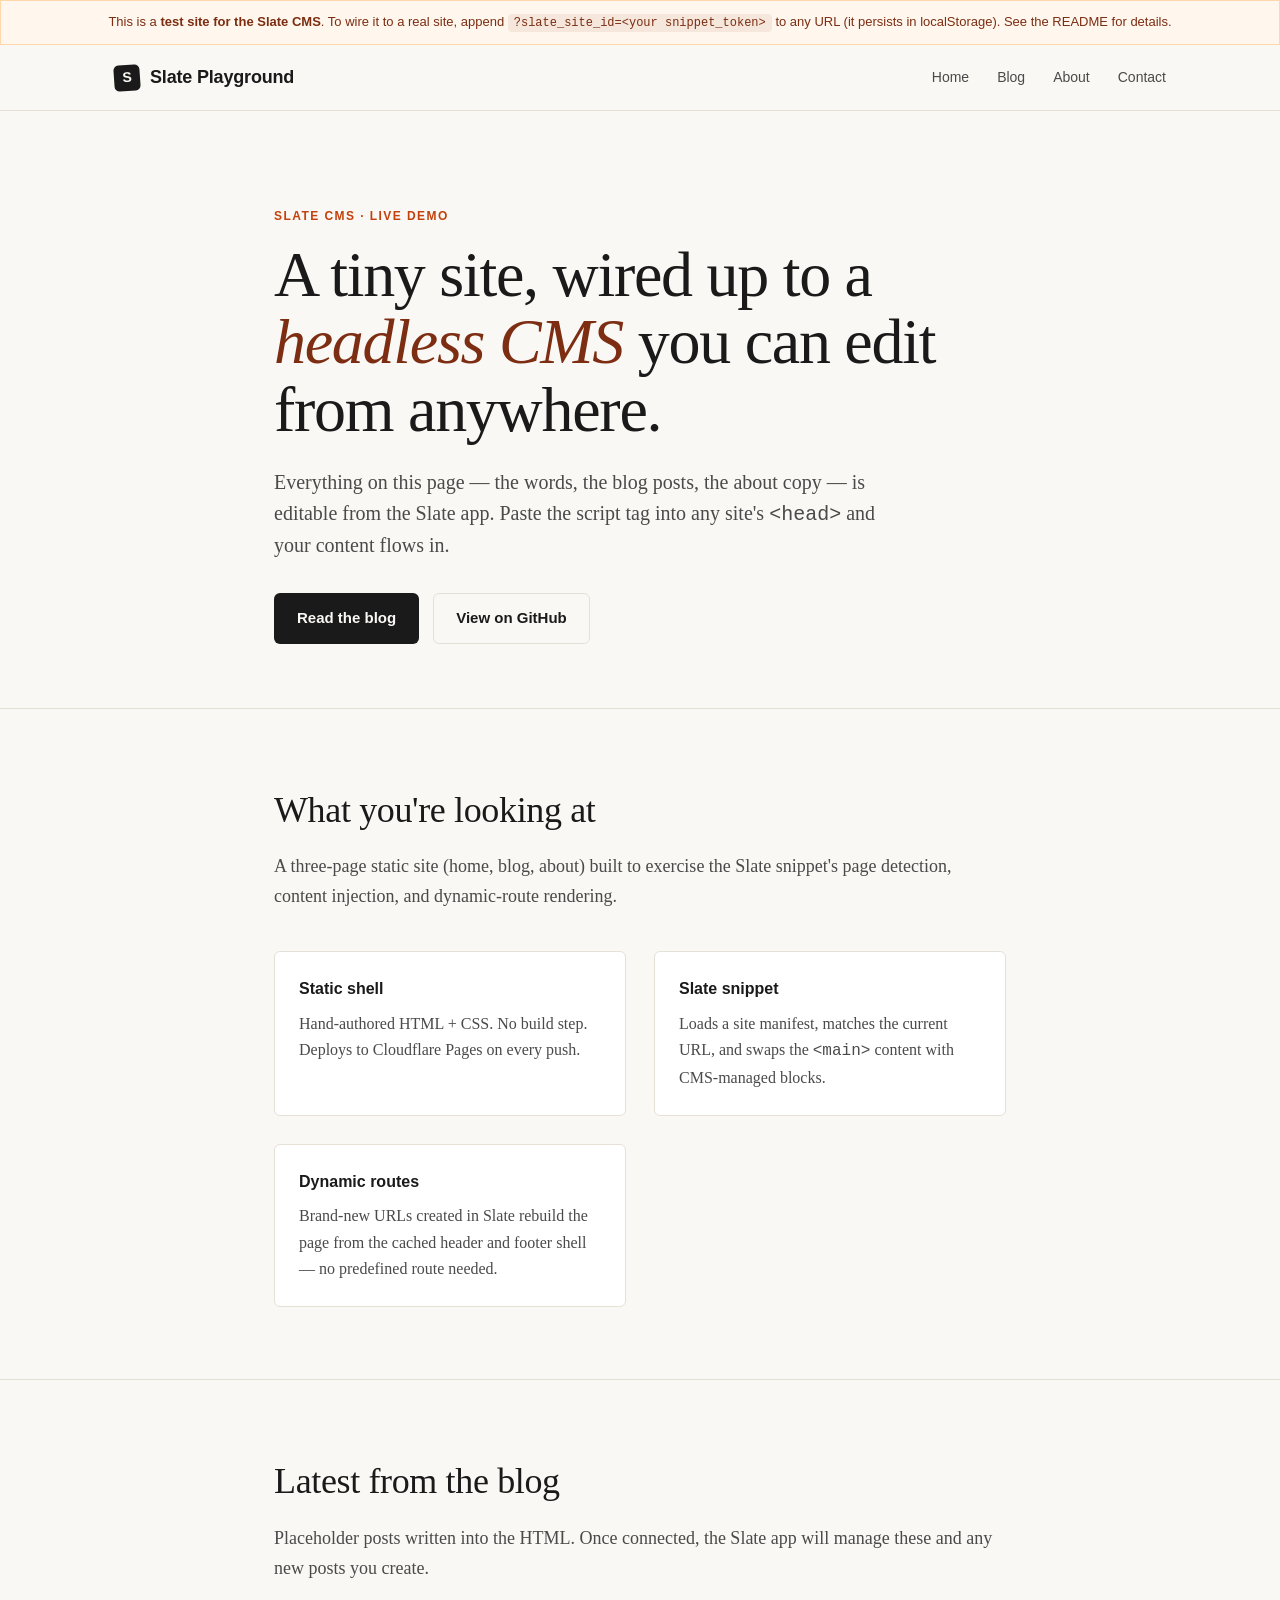
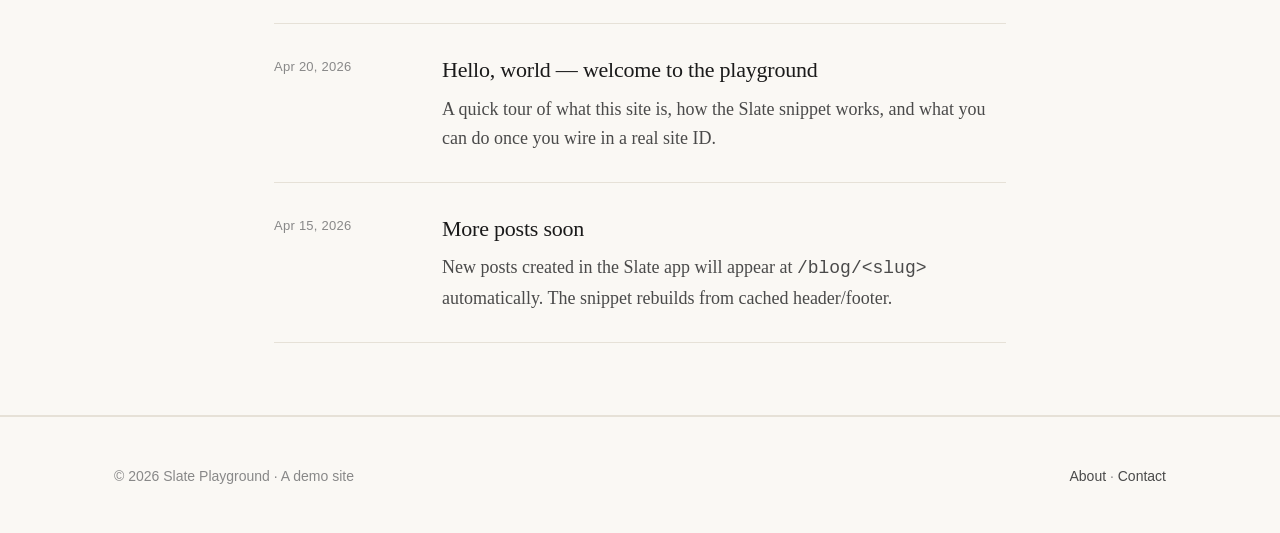
<file: index.html>
<!doctype html>
<html lang="en">
<head>
  <meta charset="utf-8" />
  <meta name="viewport" content="width=device-width, initial-scale=1" />
  <title>Slate Playground — a test site for the Slate CMS</title>
  <meta name="description" content="A demo site used to test the Slate headless CMS. Pages and posts here can be edited live from the Slate app." />
  <meta property="og:title" content="Slate Playground" />
  <meta property="og:description" content="A demo site used to test the Slate headless CMS." />
  <link rel="stylesheet" href="/css/style.css" />
  <script
    src="https://byheadless.com/s.js"
    data-site-id="2952483c-5617-4a93-9fa8-0543eeff61d5"
    defer
  ></script>
  <script>(function(){try{var s=document.querySelector("script[data-site-id]");var t=s&&s.getAttribute("data-site-id");if(!t)return;var r=localStorage.getItem("slate_manifest_"+t);if(!r)return;var m=JSON.parse(r);if(!m||!m.slugs)return;var p=location.pathname;for(var i=0;i<m.slugs.length;i++)if(m.slugs[i].slug===p){document.documentElement.style.visibility="hidden";return}}catch(e){}})()</script>
</head>
<body>

<div class="notice">
  This is a <strong>test site for the Slate CMS</strong>. To wire it to a
  real site, append <code>?slate_site_id=&lt;your snippet_token&gt;</code>
  to any URL (it persists in localStorage). See the README for details.
</div>

<header role="banner">
  <nav class="nav">
    <a class="brand" href="/">
      <span class="brand-mark">S</span>
      Slate Playground
    </a>
    <div class="nav-links">
      <a href="/">Home</a>
      <a href="/blog/">Blog</a>
      <a href="/about">About</a>
      <a href="/contact">Contact</a>
    </div>
  </nav>
</header>

<main>
  <section class="hero">
    <div class="wrap">
      <p class="eyebrow">Slate CMS · Live demo</p>
      <h1>A tiny site, wired up to a <em>headless CMS</em> you can edit from anywhere.</h1>
      <p class="lede">
        Everything on this page — the words, the blog posts, the about copy —
        is editable from the Slate app. Paste the script tag into any site's
        <code>&lt;head&gt;</code> and your content flows in.
      </p>
      <div class="cta-row">
        <a class="btn btn--primary" href="/blog/">Read the blog</a>
        <a class="btn btn--ghost" href="https://github.com/cadenburleson/slate-playground">View on GitHub</a>
      </div>
    </div>
  </section>

  <section>
    <div class="wrap">
      <h2>What you're looking at</h2>
      <p class="section-lede">
        A three-page static site (home, blog, about) built to exercise the
        Slate snippet's page detection, content injection, and dynamic-route
        rendering.
      </p>
      <div class="features">
        <div class="feature">
          <h3>Static shell</h3>
          <p>Hand-authored HTML + CSS. No build step. Deploys to Cloudflare Pages on every push.</p>
        </div>
        <div class="feature">
          <h3>Slate snippet</h3>
          <p>Loads a site manifest, matches the current URL, and swaps the <code>&lt;main&gt;</code> content with CMS-managed blocks.</p>
        </div>
        <div class="feature">
          <h3>Dynamic routes</h3>
          <p>Brand-new URLs created in Slate rebuild the page from the cached header and footer shell — no predefined route needed.</p>
        </div>
      </div>
    </div>
  </section>

  <section>
    <div class="wrap">
      <h2>Latest from the blog</h2>
      <p class="section-lede">
        Placeholder posts written into the HTML. Once connected, the Slate app
        will manage these and any new posts you create.
      </p>
      <div class="posts">
        <article class="post-card">
          <div class="post-date">Apr 20, 2026</div>
          <div>
            <h3><a href="/blog/hello-world">Hello, world — welcome to the playground</a></h3>
            <p>A quick tour of what this site is, how the Slate snippet works, and what you can do once you wire in a real site ID.</p>
          </div>
        </article>
        <article class="post-card">
          <div class="post-date">Apr 15, 2026</div>
          <div>
            <h3><a href="/blog/">More posts soon</a></h3>
            <p>New posts created in the Slate app will appear at <code>/blog/&lt;slug&gt;</code> automatically. The snippet rebuilds from cached header/footer.</p>
          </div>
        </article>
      </div>
    </div>
  </section>
</main>

<footer role="contentinfo">
  <div class="footer-inner">
    <div>© 2026 Slate Playground · A demo site</div>
    <div>
      <a href="/about">About</a> · <a href="/contact">Contact</a>
    </div>
  </div>
</footer>

</body>
</html>
</file>
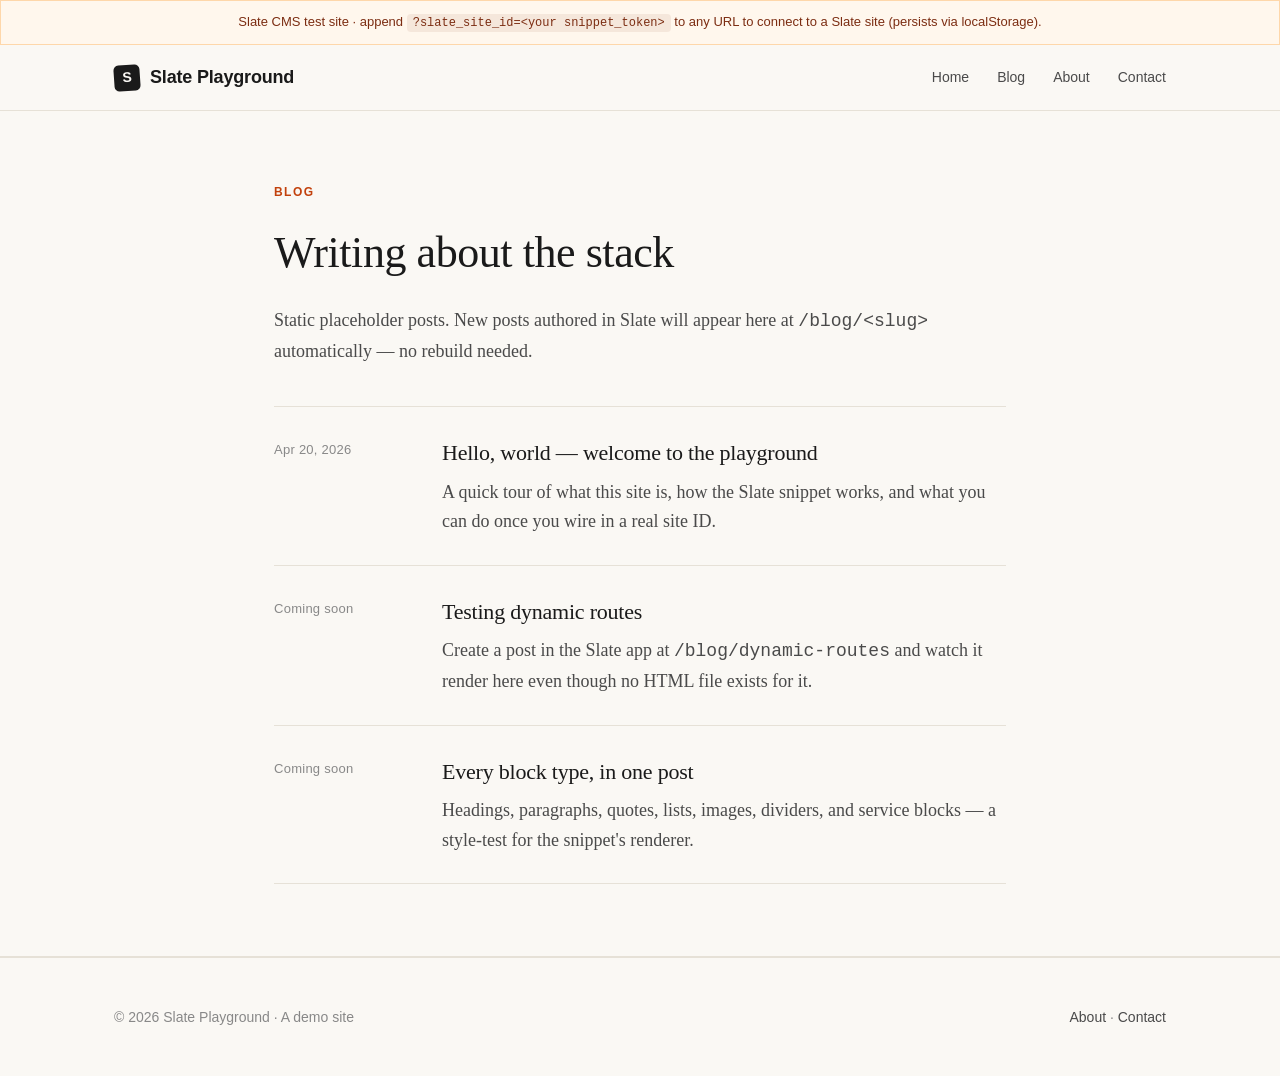
<file: blog/index.html>
<!doctype html>
<html lang="en">
<head>
  <meta charset="utf-8" />
  <meta name="viewport" content="width=device-width, initial-scale=1" />
  <title>Blog — Slate Playground</title>
  <meta name="description" content="Posts from the Slate Playground test site." />
  <link rel="stylesheet" href="/css/style.css" />
  <script
    src="https://byheadless.com/s.js"
    data-site-id="2952483c-5617-4a93-9fa8-0543eeff61d5"
    defer
  ></script>
  <script>(function(){try{var s=document.querySelector("script[data-site-id]");var t=s&&s.getAttribute("data-site-id");if(!t)return;var r=localStorage.getItem("slate_manifest_"+t);if(!r)return;var m=JSON.parse(r);if(!m||!m.slugs)return;var p=location.pathname;for(var i=0;i<m.slugs.length;i++)if(m.slugs[i].slug===p){document.documentElement.style.visibility="hidden";return}}catch(e){}})()</script>
</head>
<body>

<div class="notice">
  Slate CMS test site · append <code>?slate_site_id=&lt;your snippet_token&gt;</code>
  to any URL to connect to a Slate site (persists via localStorage).
</div>

<header role="banner">
  <nav class="nav">
    <a class="brand" href="/">
      <span class="brand-mark">S</span>
      Slate Playground
    </a>
    <div class="nav-links">
      <a href="/">Home</a>
      <a href="/blog/">Blog</a>
      <a href="/about">About</a>
      <a href="/contact">Contact</a>
    </div>
  </nav>
</header>

<main>
  <section>
    <div class="wrap">
      <p class="eyebrow">Blog</p>
      <h2 style="font-size:clamp(32px,4vw,44px);margin:0 0 16px;">Writing about the stack</h2>
      <p class="section-lede">
        Static placeholder posts. New posts authored in Slate will appear here
        at <code>/blog/&lt;slug&gt;</code> automatically — no rebuild needed.
      </p>

      <div class="posts">
        <article class="post-card">
          <div class="post-date">Apr 20, 2026</div>
          <div>
            <h3><a href="/blog/hello-world">Hello, world — welcome to the playground</a></h3>
            <p>A quick tour of what this site is, how the Slate snippet works, and what you can do once you wire in a real site ID.</p>
          </div>
        </article>

        <article class="post-card">
          <div class="post-date">Coming soon</div>
          <div>
            <h3><a href="/blog/dynamic-routes">Testing dynamic routes</a></h3>
            <p>Create a post in the Slate app at <code>/blog/dynamic-routes</code> and watch it render here even though no HTML file exists for it.</p>
          </div>
        </article>

        <article class="post-card">
          <div class="post-date">Coming soon</div>
          <div>
            <h3><a href="/blog/block-gallery">Every block type, in one post</a></h3>
            <p>Headings, paragraphs, quotes, lists, images, dividers, and service blocks — a style-test for the snippet's renderer.</p>
          </div>
        </article>
      </div>
    </div>
  </section>
</main>

<footer role="contentinfo">
  <div class="footer-inner">
    <div>© 2026 Slate Playground · A demo site</div>
    <div>
      <a href="/about">About</a> · <a href="/contact">Contact</a>
    </div>
  </div>
</footer>

</body>
</html>
</file>
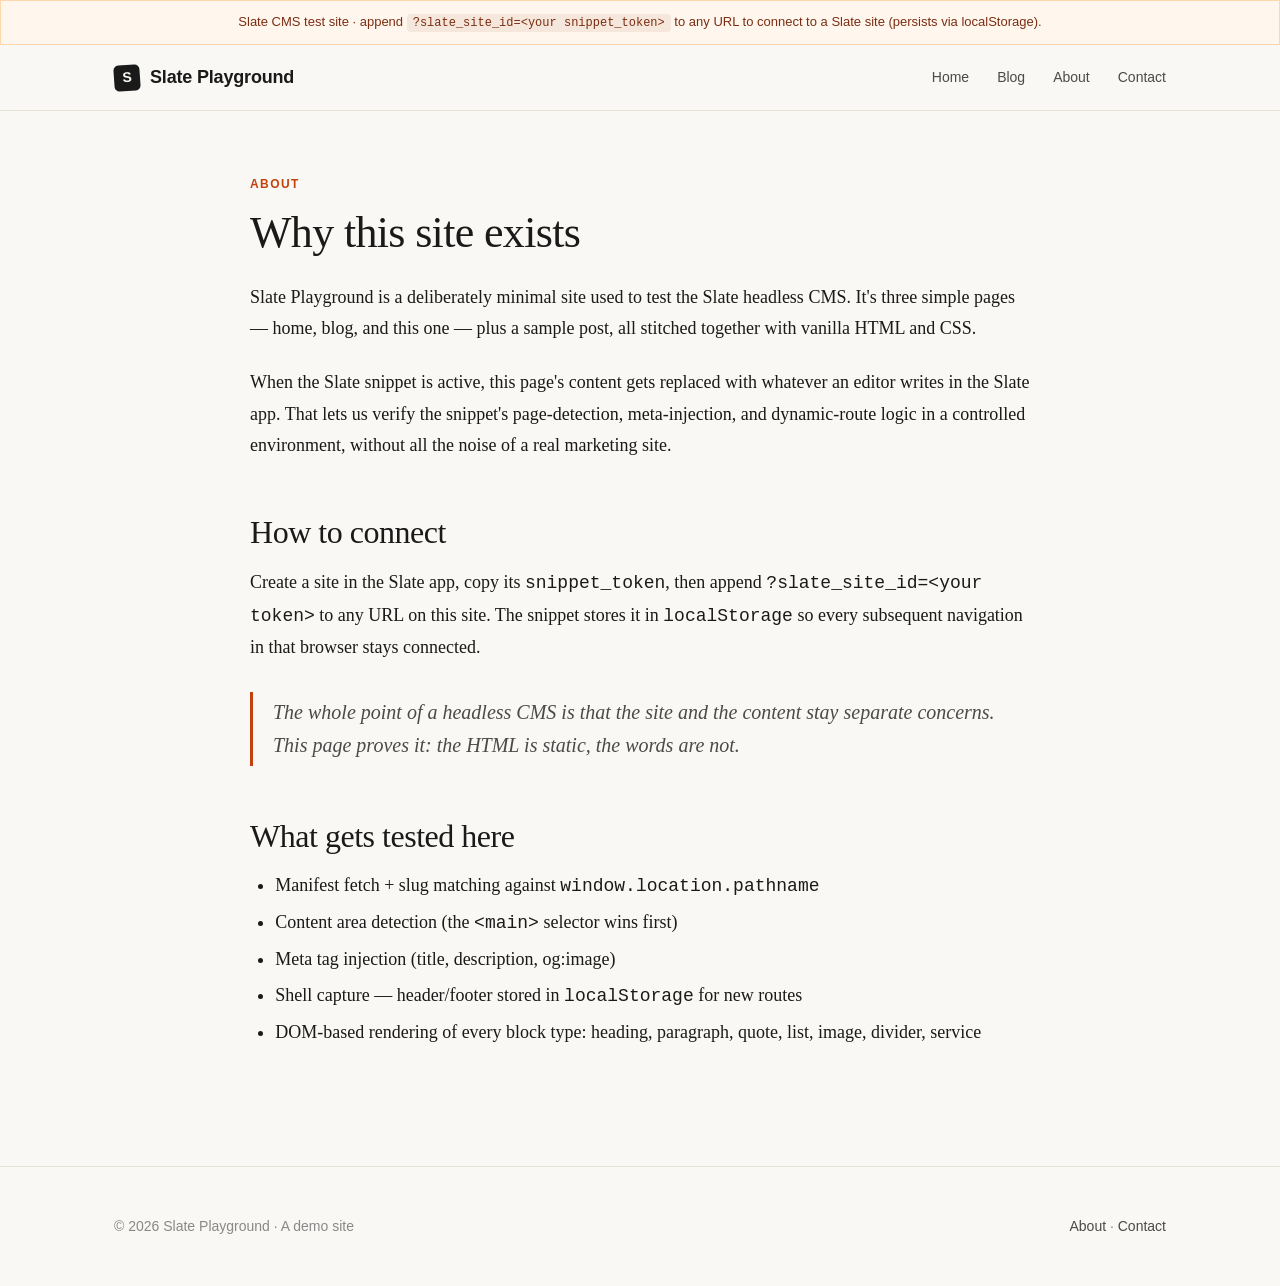
<file: about.html>
<!doctype html>
<html lang="en">
<head>
  <meta charset="utf-8" />
  <meta name="viewport" content="width=device-width, initial-scale=1" />
  <title>About — Slate Playground</title>
  <meta name="description" content="About the Slate Playground test site." />
  <link rel="stylesheet" href="/css/style.css" />
  <script
    src="https://byheadless.com/s.js"
    data-site-id="2952483c-5617-4a93-9fa8-0543eeff61d5"
    defer
  ></script>
  <script>(function(){try{var s=document.querySelector("script[data-site-id]");var t=s&&s.getAttribute("data-site-id");if(!t)return;var r=localStorage.getItem("slate_manifest_"+t);if(!r)return;var m=JSON.parse(r);if(!m||!m.slugs)return;var p=location.pathname;for(var i=0;i<m.slugs.length;i++)if(m.slugs[i].slug===p){document.documentElement.style.visibility="hidden";return}}catch(e){}})()</script>
</head>
<body>

<div class="notice">
  Slate CMS test site · append <code>?slate_site_id=&lt;your snippet_token&gt;</code>
  to any URL to connect to a Slate site (persists via localStorage).
</div>

<header role="banner">
  <nav class="nav">
    <a class="brand" href="/">
      <span class="brand-mark">S</span>
      Slate Playground
    </a>
    <div class="nav-links">
      <a href="/">Home</a>
      <a href="/blog/">Blog</a>
      <a href="/about">About</a>
      <a href="/contact">Contact</a>
    </div>
  </nav>
</header>

<main>
  <article class="page-content wrap">
    <p class="eyebrow">About</p>
    <h1 style="font-size:clamp(32px,4vw,44px);font-weight:500;letter-spacing:-0.015em;line-height:1.1;margin:0 0 24px;">
      Why this site exists
    </h1>

    <p class="slate-p">
      Slate Playground is a deliberately minimal site used to test the Slate
      headless CMS. It's three simple pages — home, blog, and this one —
      plus a sample post, all stitched together with vanilla HTML and CSS.
    </p>

    <p class="slate-p">
      When the Slate snippet is active, this page's content gets replaced with
      whatever an editor writes in the Slate app. That lets us verify the
      snippet's page-detection, meta-injection, and dynamic-route logic in a
      controlled environment, without all the noise of a real marketing site.
    </p>

    <h2 class="slate-heading slate-h2">How to connect</h2>

    <p class="slate-p">
      Create a site in the Slate app, copy its <code>snippet_token</code>,
      then append <code>?slate_site_id=&lt;your token&gt;</code> to any URL on
      this site. The snippet stores it in <code>localStorage</code> so every
      subsequent navigation in that browser stays connected.
    </p>

    <blockquote class="slate-quote">
      The whole point of a headless CMS is that the site and the content stay
      separate concerns. This page proves it: the HTML is static, the words
      are not.
    </blockquote>

    <h2 class="slate-heading slate-h2">What gets tested here</h2>

    <ul class="slate-list">
      <li>Manifest fetch + slug matching against <code>window.location.pathname</code></li>
      <li>Content area detection (the <code>&lt;main&gt;</code> selector wins first)</li>
      <li>Meta tag injection (title, description, og:image)</li>
      <li>Shell capture — header/footer stored in <code>localStorage</code> for new routes</li>
      <li>DOM-based rendering of every block type: heading, paragraph, quote, list, image, divider, service</li>
    </ul>
  </article>
</main>

<footer role="contentinfo">
  <div class="footer-inner">
    <div>© 2026 Slate Playground · A demo site</div>
    <div>
      <a href="/about">About</a> · <a href="/contact">Contact</a>
    </div>
  </div>
</footer>

</body>
</html>
</file>
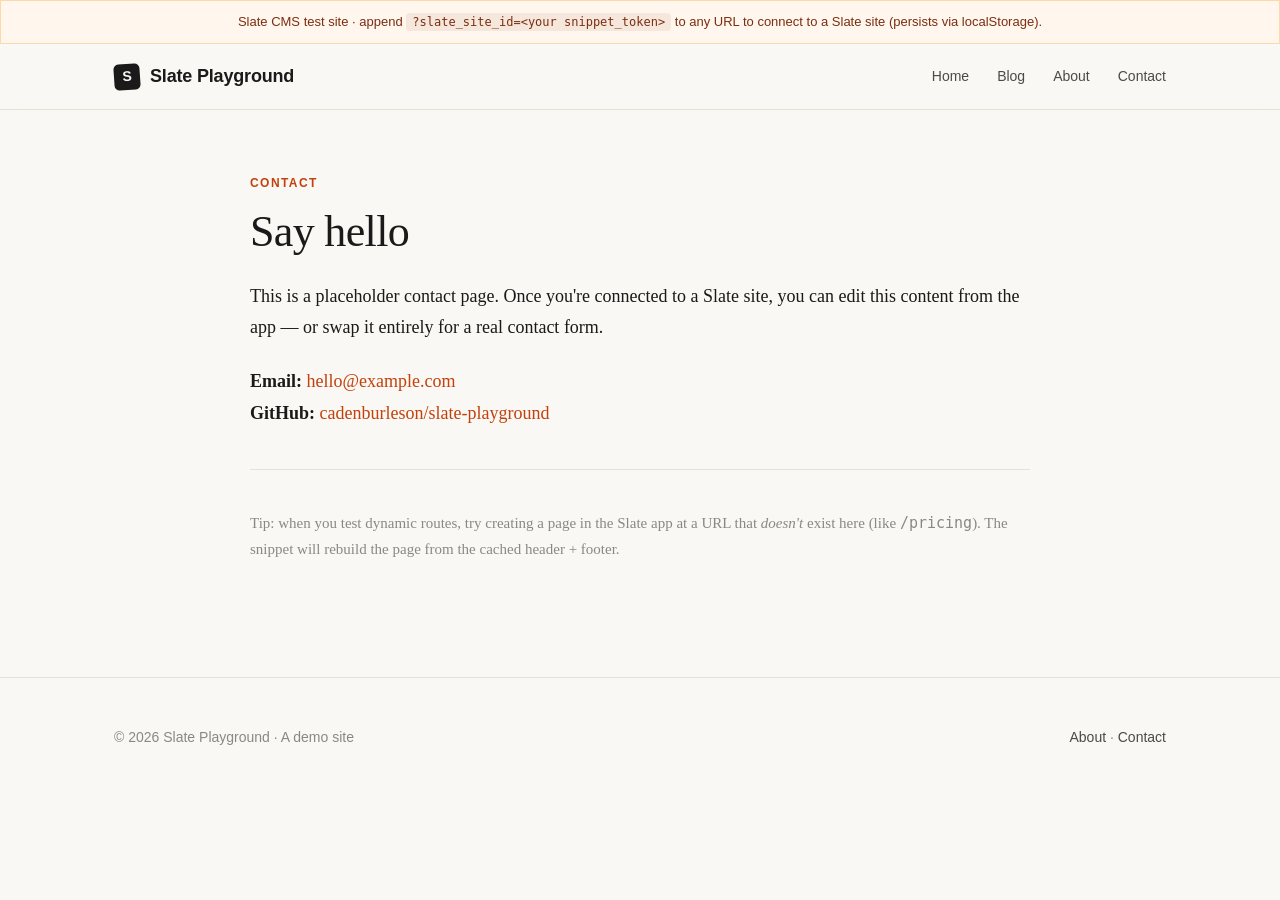
<file: contact.html>
<!doctype html>
<html lang="en">
<head>
  <meta charset="utf-8" />
  <meta name="viewport" content="width=device-width, initial-scale=1" />
  <title>Contact — Slate Playground</title>
  <meta name="description" content="Get in touch about the Slate Playground test site." />
  <link rel="stylesheet" href="/css/style.css" />
  <script
    src="https://byheadless.com/s.js"
    data-site-id="2952483c-5617-4a93-9fa8-0543eeff61d5"
    defer
  ></script>
  <script>(function(){try{var s=document.querySelector("script[data-site-id]");var t=s&&s.getAttribute("data-site-id");if(!t)return;var r=localStorage.getItem("slate_manifest_"+t);if(!r)return;var m=JSON.parse(r);if(!m||!m.slugs)return;var p=location.pathname;for(var i=0;i<m.slugs.length;i++)if(m.slugs[i].slug===p){document.documentElement.style.visibility="hidden";return}}catch(e){}})()</script>
</head>
<body>

<div class="notice">
  Slate CMS test site · append <code>?slate_site_id=&lt;your snippet_token&gt;</code>
  to any URL to connect to a Slate site (persists via localStorage).
</div>

<header role="banner">
  <nav class="nav">
    <a class="brand" href="/">
      <span class="brand-mark">S</span>
      Slate Playground
    </a>
    <div class="nav-links">
      <a href="/">Home</a>
      <a href="/blog/">Blog</a>
      <a href="/about">About</a>
      <a href="/contact">Contact</a>
    </div>
  </nav>
</header>

<main>
  <article class="page-content wrap">
    <p class="eyebrow">Contact</p>
    <h1 style="font-size:clamp(32px,4vw,44px);font-weight:500;letter-spacing:-0.015em;line-height:1.1;margin:0 0 24px;">
      Say hello
    </h1>

    <p class="slate-p">
      This is a placeholder contact page. Once you're connected to a Slate
      site, you can edit this content from the app — or swap it entirely for
      a real contact form.
    </p>

    <p class="slate-p">
      <strong>Email:</strong> <a href="mailto:hello@example.com">hello@example.com</a><br />
      <strong>GitHub:</strong> <a href="https://github.com/cadenburleson/slate-playground">cadenburleson/slate-playground</a>
    </p>

    <hr class="slate-hr" />

    <p class="slate-p" style="color:var(--ink-faint);font-size:15px;">
      Tip: when you test dynamic routes, try creating a page in the Slate app
      at a URL that <em>doesn't</em> exist here (like <code>/pricing</code>).
      The snippet will rebuild the page from the cached header + footer.
    </p>
  </article>
</main>

<footer role="contentinfo">
  <div class="footer-inner">
    <div>© 2026 Slate Playground · A demo site</div>
    <div>
      <a href="/about">About</a> · <a href="/contact">Contact</a>
    </div>
  </div>
</footer>

</body>
</html>
</file>
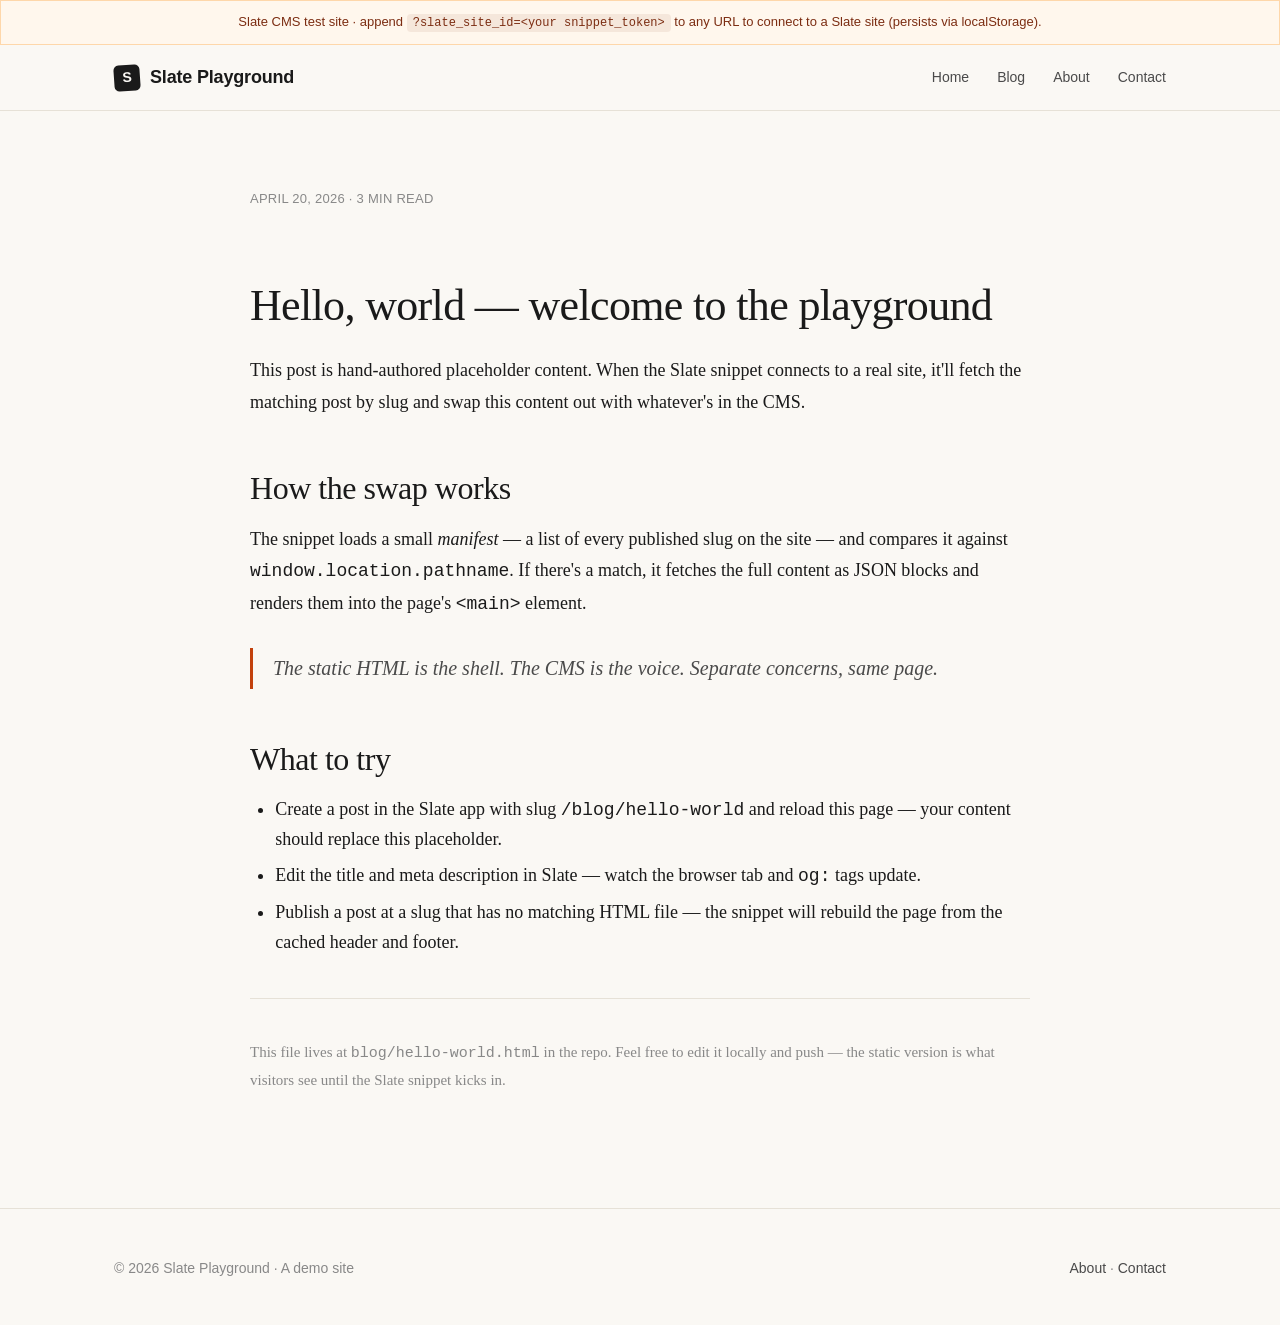
<file: blog/hello-world.html>
<!doctype html>
<html lang="en">
<head>
  <meta charset="utf-8" />
  <meta name="viewport" content="width=device-width, initial-scale=1" />
  <title>Hello, world — Slate Playground</title>
  <meta name="description" content="An introduction to the Slate Playground test site." />
  <meta property="og:title" content="Hello, world — Slate Playground" />
  <link rel="stylesheet" href="/css/style.css" />
  <script
    src="https://byheadless.com/s.js"
    data-site-id="2952483c-5617-4a93-9fa8-0543eeff61d5"
    defer
  ></script>
  <script>(function(){try{var s=document.querySelector("script[data-site-id]");var t=s&&s.getAttribute("data-site-id");if(!t)return;var r=localStorage.getItem("slate_manifest_"+t);if(!r)return;var m=JSON.parse(r);if(!m||!m.slugs)return;var p=location.pathname;for(var i=0;i<m.slugs.length;i++)if(m.slugs[i].slug===p){document.documentElement.style.visibility="hidden";return}}catch(e){}})()</script>
</head>
<body>

<div class="notice">
  Slate CMS test site · append <code>?slate_site_id=&lt;your snippet_token&gt;</code>
  to any URL to connect to a Slate site (persists via localStorage).
</div>

<header role="banner">
  <nav class="nav">
    <a class="brand" href="/">
      <span class="brand-mark">S</span>
      Slate Playground
    </a>
    <div class="nav-links">
      <a href="/">Home</a>
      <a href="/blog/">Blog</a>
      <a href="/about">About</a>
      <a href="/contact">Contact</a>
    </div>
  </nav>
</header>

<main>
  <article class="post-content wrap">
    <p class="post-meta">April 20, 2026 · 3 min read</p>
    <h1 class="slate-heading slate-h1">Hello, world — welcome to the playground</h1>

    <p class="slate-p">
      This post is hand-authored placeholder content. When the Slate snippet
      connects to a real site, it'll fetch the matching post by slug and swap
      this content out with whatever's in the CMS.
    </p>

    <h2 class="slate-heading slate-h2">How the swap works</h2>

    <p class="slate-p">
      The snippet loads a small <em>manifest</em> — a list of every published
      slug on the site — and compares it against <code>window.location.pathname</code>.
      If there's a match, it fetches the full content as JSON blocks and
      renders them into the page's <code>&lt;main&gt;</code> element.
    </p>

    <blockquote class="slate-quote">
      The static HTML is the shell. The CMS is the voice. Separate concerns,
      same page.
    </blockquote>

    <h2 class="slate-heading slate-h2">What to try</h2>

    <ul class="slate-list">
      <li>Create a post in the Slate app with slug <code>/blog/hello-world</code> and reload this page — your content should replace this placeholder.</li>
      <li>Edit the title and meta description in Slate — watch the browser tab and <code>og:</code> tags update.</li>
      <li>Publish a post at a slug that has no matching HTML file — the snippet will rebuild the page from the cached header and footer.</li>
    </ul>

    <hr class="slate-hr" />

    <p class="slate-p" style="color:var(--ink-faint);font-size:15px;">
      This file lives at <code>blog/hello-world.html</code> in the repo. Feel
      free to edit it locally and push — the static version is what visitors
      see until the Slate snippet kicks in.
    </p>
  </article>
</main>

<footer role="contentinfo">
  <div class="footer-inner">
    <div>© 2026 Slate Playground · A demo site</div>
    <div>
      <a href="/about">About</a> · <a href="/contact">Contact</a>
    </div>
  </div>
</footer>

</body>
</html>
</file>
<file: css/style.css>
:root {
  --bg: #faf8f4;
  --surface: #ffffff;
  --ink: #1a1a1a;
  --ink-soft: #4a4a4a;
  --ink-faint: #888;
  --rule: #e6e1d7;
  --accent: #c2410c;
  --accent-ink: #7c2d12;
  --radius: 6px;
  --maxw: 780px;
  --maxw-wide: 1100px;
}

* { box-sizing: border-box; }

html, body {
  margin: 0;
  padding: 0;
  background: var(--bg);
  color: var(--ink);
  font-family: "Iowan Old Style", "Palatino Linotype", Palatino, Georgia, serif;
  font-size: 18px;
  line-height: 1.65;
  -webkit-font-smoothing: antialiased;
}

a {
  color: var(--accent);
  text-decoration: none;
  border-bottom: 1px solid transparent;
  transition: border-color 120ms ease;
}
a:hover { border-bottom-color: var(--accent); }

img { max-width: 100%; height: auto; display: block; }

/* ─── Layout ─────────────────────────────────────────────── */

.wrap {
  max-width: var(--maxw);
  margin: 0 auto;
  padding: 0 24px;
}

.wrap--wide { max-width: var(--maxw-wide); }

/* ─── Header ─────────────────────────────────────────────── */

header[role="banner"] {
  border-bottom: 1px solid var(--rule);
  background: var(--bg);
  position: sticky;
  top: 0;
  z-index: 10;
  backdrop-filter: saturate(1.4) blur(8px);
}

.nav {
  max-width: var(--maxw-wide);
  margin: 0 auto;
  padding: 18px 24px;
  display: flex;
  align-items: center;
  justify-content: space-between;
  gap: 24px;
}

.brand {
  font-family: "Söhne", "Inter", -apple-system, BlinkMacSystemFont, sans-serif;
  font-weight: 700;
  font-size: 18px;
  letter-spacing: -0.01em;
  color: var(--ink);
  border: none;
  display: flex;
  align-items: center;
  gap: 10px;
}
.brand:hover { border: none; }

.brand-mark {
  width: 26px; height: 26px;
  background: var(--ink);
  color: var(--bg);
  border-radius: 5px;
  display: inline-flex;
  align-items: center;
  justify-content: center;
  font-size: 14px;
  font-weight: 800;
  transform: rotate(-4deg);
}

.nav-links {
  display: flex;
  gap: 28px;
  font-family: "Söhne", "Inter", -apple-system, BlinkMacSystemFont, sans-serif;
  font-size: 14px;
  font-weight: 500;
}
.nav-links a {
  color: var(--ink-soft);
  border: none;
}
.nav-links a:hover { color: var(--ink); border: none; }

/* ─── Hero ───────────────────────────────────────────────── */

.hero {
  padding: 96px 0 64px;
  border-bottom: 1px solid var(--rule);
}

.eyebrow {
  font-family: "Söhne", "Inter", -apple-system, BlinkMacSystemFont, sans-serif;
  font-size: 12px;
  font-weight: 600;
  letter-spacing: 0.12em;
  text-transform: uppercase;
  color: var(--accent);
  margin: 0 0 14px;
}

.hero h1 {
  font-size: clamp(38px, 6vw, 64px);
  line-height: 1.05;
  font-weight: 500;
  letter-spacing: -0.02em;
  margin: 0 0 24px;
}

.hero h1 em {
  font-style: italic;
  color: var(--accent-ink);
}

.hero p.lede {
  font-size: 20px;
  line-height: 1.55;
  color: var(--ink-soft);
  max-width: 620px;
  margin: 0 0 32px;
}

.cta-row {
  display: flex;
  gap: 14px;
  flex-wrap: wrap;
}

.btn {
  display: inline-block;
  padding: 12px 22px;
  border-radius: var(--radius);
  font-family: "Söhne", "Inter", -apple-system, BlinkMacSystemFont, sans-serif;
  font-size: 15px;
  font-weight: 600;
  border: 1px solid transparent;
  cursor: pointer;
}
.btn--primary { background: var(--ink); color: var(--bg); }
.btn--primary:hover { background: var(--accent-ink); border-bottom: 1px solid var(--accent-ink); }
.btn--ghost { color: var(--ink); border-color: var(--rule); background: transparent; }
.btn--ghost:hover { border-color: var(--ink); border-bottom-color: var(--ink); }

/* ─── Sections ───────────────────────────────────────────── */

section {
  padding: 72px 0;
  border-bottom: 1px solid var(--rule);
}

section h2 {
  font-size: clamp(26px, 3.5vw, 36px);
  font-weight: 500;
  letter-spacing: -0.01em;
  margin: 0 0 12px;
}

section .section-lede {
  color: var(--ink-soft);
  margin: 0 0 40px;
  font-size: 18px;
}

/* Feature grid */

.features {
  display: grid;
  grid-template-columns: repeat(auto-fit, minmax(240px, 1fr));
  gap: 28px;
}

.feature {
  padding: 24px;
  background: var(--surface);
  border: 1px solid var(--rule);
  border-radius: var(--radius);
}

.feature h3 {
  font-family: "Söhne", "Inter", -apple-system, BlinkMacSystemFont, sans-serif;
  font-size: 16px;
  margin: 0 0 8px;
  font-weight: 600;
}
.feature p { margin: 0; color: var(--ink-soft); font-size: 16px; }

/* Blog cards */

.posts {
  display: grid;
  gap: 0;
}

.post-card {
  display: grid;
  grid-template-columns: 140px 1fr;
  gap: 28px;
  padding: 28px 0;
  border-top: 1px solid var(--rule);
  align-items: start;
}
.post-card:last-child { border-bottom: 1px solid var(--rule); }

.post-date {
  font-family: "Söhne", "Inter", -apple-system, BlinkMacSystemFont, sans-serif;
  font-size: 13px;
  color: var(--ink-faint);
  letter-spacing: 0.02em;
  padding-top: 4px;
}

.post-card h3 {
  font-size: 22px;
  font-weight: 500;
  margin: 0 0 6px;
  letter-spacing: -0.01em;
}
.post-card h3 a { color: var(--ink); border: none; }
.post-card h3 a:hover { color: var(--accent); }
.post-card p { margin: 0; color: var(--ink-soft); }

@media (max-width: 560px) {
  .post-card { grid-template-columns: 1fr; gap: 8px; }
  .post-date { padding-top: 0; }
}

/* ─── Article (single blog post) ─────────────────────────── */

main .post-content,
main .page-content,
main .slate-content {
  padding: 64px 0 96px;
}

.post-meta {
  font-family: "Söhne", "Inter", -apple-system, BlinkMacSystemFont, sans-serif;
  font-size: 13px;
  color: var(--ink-faint);
  letter-spacing: 0.02em;
  margin-bottom: 16px;
  text-transform: uppercase;
}

/* ─── Slate CMS content classes ──────────────────────────── */
/* These match the class names the Slate snippet emits so CMS
   content looks consistent with the hand-authored placeholders. */

.slate-content {
  max-width: var(--maxw);
  margin: 0 auto;
}

.slate-heading {
  font-weight: 500;
  letter-spacing: -0.015em;
  line-height: 1.2;
  margin: 1.6em 0 0.5em;
}
.slate-h1 { font-size: clamp(32px, 4vw, 44px); }
.slate-h2 { font-size: clamp(26px, 3vw, 32px); }
.slate-h3 { font-size: 22px; }
.slate-h4 { font-size: 18px; font-family: "Söhne", "Inter", sans-serif; font-weight: 600; }

.slate-p {
  font-size: 18px;
  line-height: 1.75;
  margin: 0 0 1.25em;
  color: var(--ink);
}

.slate-quote {
  border-left: 3px solid var(--accent);
  padding: 4px 0 4px 20px;
  margin: 28px 0;
  font-style: italic;
  font-size: 20px;
  color: var(--ink-soft);
}

.slate-list {
  padding-left: 1.4em;
  margin: 0 0 1.25em;
}
.slate-list li { margin-bottom: 0.35em; }

.slate-figure {
  margin: 32px 0;
}
.slate-img {
  border-radius: var(--radius);
  width: 100%;
}
.slate-caption {
  font-size: 14px;
  color: var(--ink-faint);
  text-align: center;
  margin-top: 10px;
  font-style: italic;
}

.slate-hr {
  border: 0;
  border-top: 1px solid var(--rule);
  margin: 40px 0;
}

.slate-service {
  background: var(--surface);
  border: 1px solid var(--rule);
  border-radius: var(--radius);
  padding: 24px;
  margin: 24px 0;
  display: flex;
  justify-content: space-between;
  align-items: center;
  gap: 24px;
  flex-wrap: wrap;
}
.slate-service-title {
  font-family: "Söhne", "Inter", sans-serif;
  font-weight: 600;
  font-size: 18px;
  margin: 0 0 6px;
}
.slate-service-desc { margin: 0; color: var(--ink-soft); font-size: 15px; }
.slate-service-btn {
  display: inline-block;
  padding: 10px 18px;
  background: var(--ink);
  color: var(--bg);
  border-radius: var(--radius);
  font-family: "Söhne", "Inter", sans-serif;
  font-size: 14px;
  font-weight: 600;
  border: none;
  white-space: nowrap;
}
.slate-service-btn:hover { background: var(--accent-ink); border: none; }

/* ─── Footer ─────────────────────────────────────────────── */

footer[role="contentinfo"] {
  padding: 48px 0;
  background: var(--bg);
  border-top: 1px solid var(--rule);
  font-size: 14px;
  color: var(--ink-faint);
  font-family: "Söhne", "Inter", sans-serif;
}

.footer-inner {
  max-width: var(--maxw-wide);
  margin: 0 auto;
  padding: 0 24px;
  display: flex;
  justify-content: space-between;
  align-items: center;
  flex-wrap: wrap;
  gap: 16px;
}
.footer-inner a { color: var(--ink-soft); border: none; }
.footer-inner a:hover { color: var(--ink); }

/* ─── Notice banner (shows CMS connection state) ─────────── */

.notice {
  background: #fff7ed;
  border: 1px solid #fed7aa;
  color: var(--accent-ink);
  font-family: "Söhne", "Inter", sans-serif;
  font-size: 13px;
  padding: 10px 18px;
  text-align: center;
}
.notice code {
  background: rgba(124, 45, 18, 0.08);
  padding: 2px 6px;
  border-radius: 4px;
  font-size: 12px;
}
</file>
